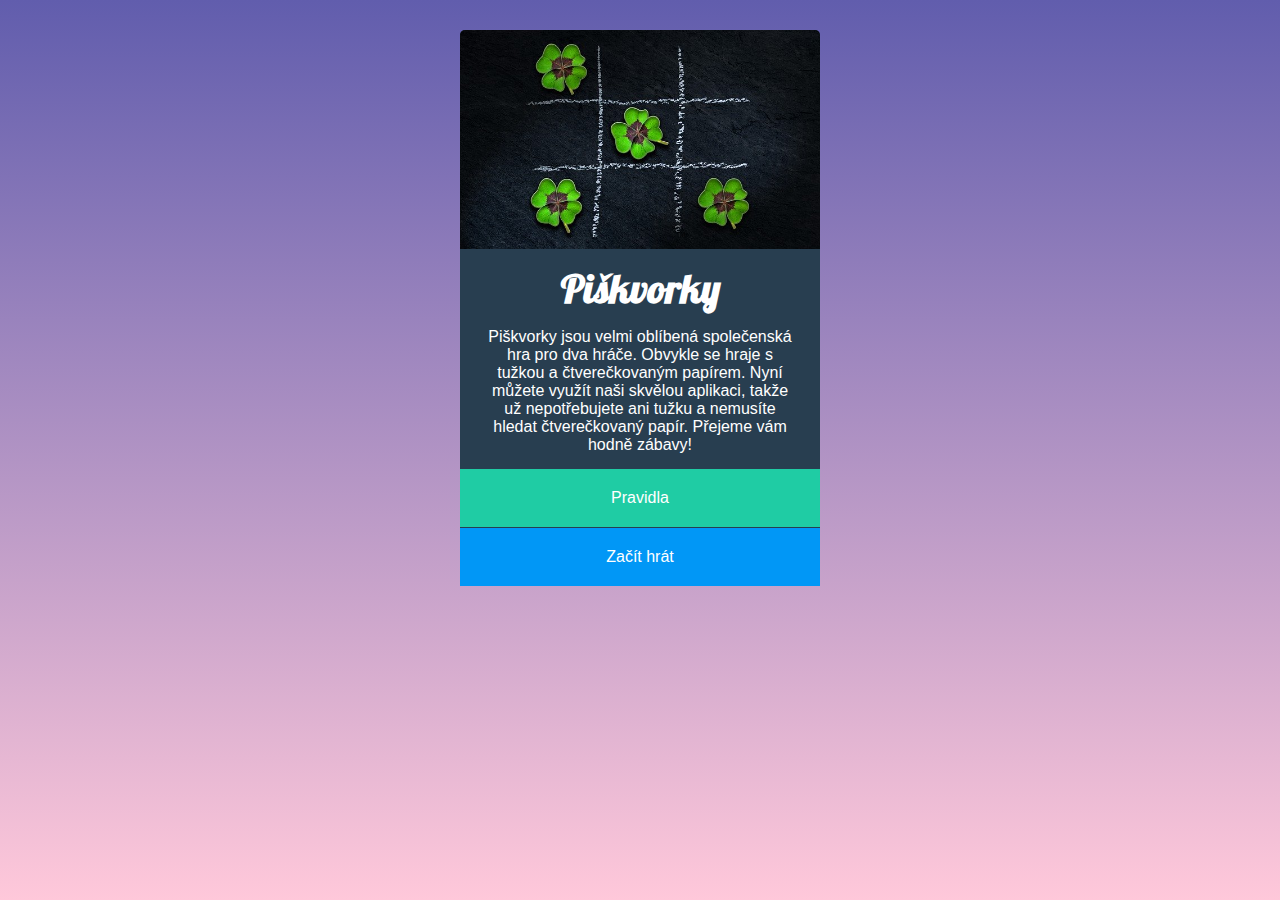
<file: index.html>
<!DOCTYPE html>
<html lang="cs">
  <head>
    <meta charset="UTF-8" />
    <meta http-equiv="X-UA-Compatible" content="IE=edge" />
    <meta name="viewport" content="width=device-width, initial-scale=1.0" />
    <title>Piškvorky</title>
    <link rel="stylesheet" href="style.css" />
    <link rel="preconnect" href="https://fonts.googleapis.com" />
    <link rel="preconnect" href="https://fonts.gstatic.com" crossorigin />
    <link
      href="https://fonts.googleapis.com/css2?family=Lobster&display=swap"
      rel="stylesheet"
    />
  </head>
  <body>
    <div class="card">
      <img
        id="cover"
        src="images/uvodni.jpg"
        alt="uvodní fotka s hrou piškvorky"
      />
      <div class="card__info">
        <h1>Piškvorky</h1>
        <p>
          Piškvorky jsou velmi oblíbená společenská hra pro dva hráče. Obvykle
          se hraje s tužkou a čtverečkovaným papírem. Nyní můžete využít naši
          skvělou aplikaci, takže už nepotřebujete ani tužku a nemusíte hledat
          čtverečkovaný papír. Přejeme vám hodně zábavy!
        </p>
      </div>
      <div class="card__buttons">
        <a class="card__buttons-rules" href="pravidla.html">Pravidla</a>
        <a class="card__buttons-play" href="hra.html">Začít hrát</a>
      </div>
    </div>
  </body>
</html>
</file>
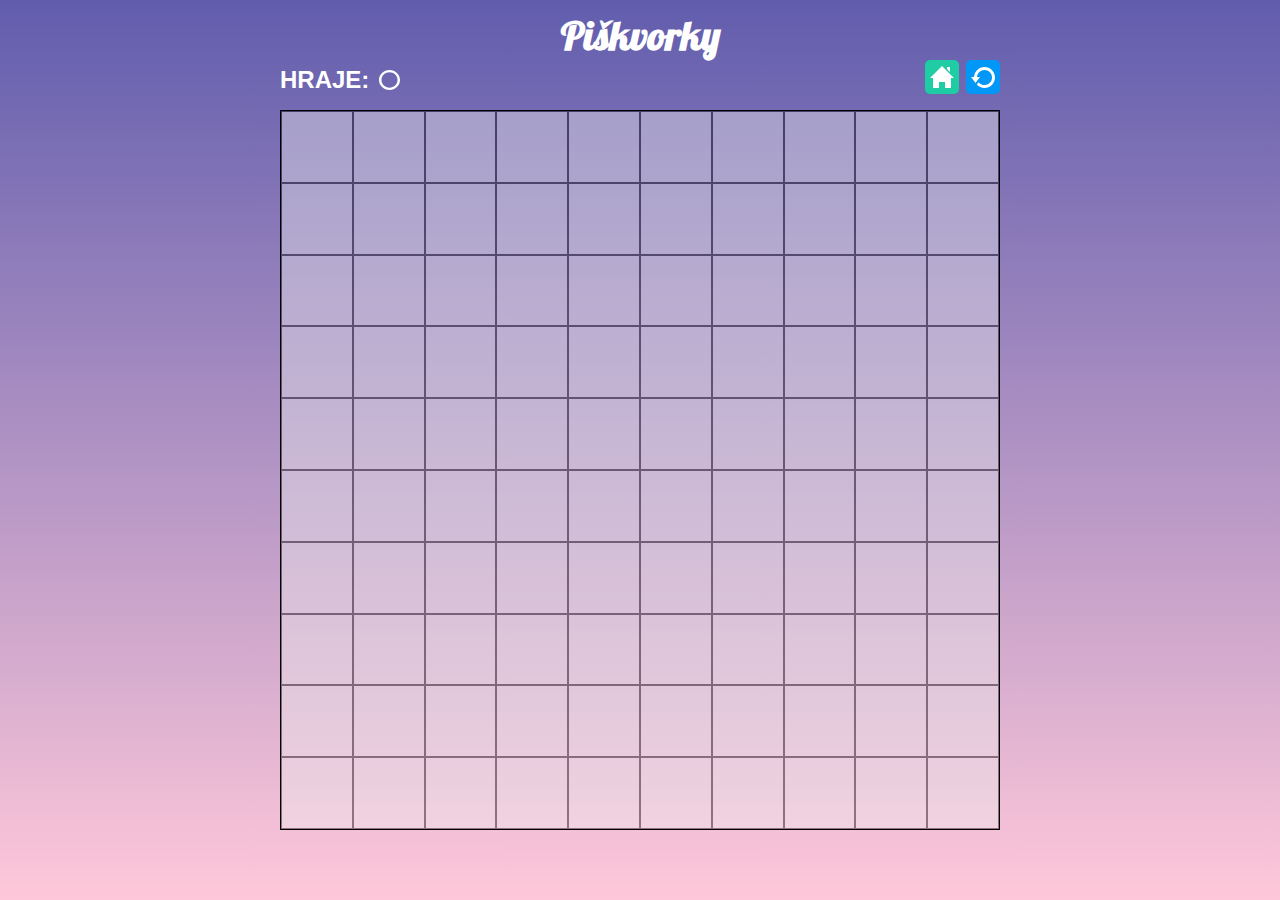
<file: hra.html>
<!DOCTYPE html>
<html lang="cs">
  <head>
    <meta charset="UTF-8" />
    <meta http-equiv="X-UA-Compatible" content="IE=edge" />
    <meta name="viewport" content="width=device-width, initial-scale=1.0" />
    <link rel="stylesheet" href="style.css" />
    <link rel="preconnect" href="https://fonts.googleapis.com" />
    <link rel="preconnect" href="https://fonts.gstatic.com" crossorigin />
    <link
      href="https://fonts.googleapis.com/css2?family=Lobster&display=swap"
      rel="stylesheet"
    />
    <script src="index.js" type="module"></script>
    <title>Hra</title>
  </head>
  <body>
    <div class="game">
      <h1 class="game__title">Piškvorky</h1>
      <div class="game__info">
        <div class="game__status">
          <p id="currentPlayer">
            HRAJE:<img
              class="info__icons"
              id="turn"
              src="images/circle.svg"
              alt="obrazek kolečka"
            />
          </p>
        </div>
        <div class="game__buttons">
          <a class="game__buttons-home" href="index.html">
            <img
              class="buttons"
              id="home"
              src="images/home.svg"
              alt="obrazek tlacitka odkazujici na domovskou stranku"
            />
          </a>
          <a class="game__buttons-restart" href="hra.html">
            <img
              class="buttons"
              id="restart"
              src="images/restart.svg"
              alt="obrazek tlacitka odkazujici na domovskou stranku"
            />
          </a>
        </div>
      </div>

      <div class="game__field">
        <button class="game__field--btn"></button>
        <button class="game__field--btn"></button>
        <button class="game__field--btn"></button>
        <button class="game__field--btn"></button>
        <button class="game__field--btn"></button>
        <button class="game__field--btn"></button>
        <button class="game__field--btn"></button>
        <button class="game__field--btn"></button>
        <button class="game__field--btn"></button>
        <button class="game__field--btn"></button>
        <button class="game__field--btn"></button>
        <button class="game__field--btn"></button>
        <button class="game__field--btn"></button>
        <button class="game__field--btn"></button>
        <button class="game__field--btn"></button>
        <button class="game__field--btn"></button>
        <button class="game__field--btn"></button>
        <button class="game__field--btn"></button>
        <button class="game__field--btn"></button>
        <button class="game__field--btn"></button>
        <button class="game__field--btn"></button>
        <button class="game__field--btn"></button>
        <button class="game__field--btn"></button>
        <button class="game__field--btn"></button>
        <button class="game__field--btn"></button>
        <button class="game__field--btn"></button>
        <button class="game__field--btn"></button>
        <button class="game__field--btn"></button>
        <button class="game__field--btn"></button>
        <button class="game__field--btn"></button>
        <button class="game__field--btn"></button>
        <button class="game__field--btn"></button>
        <button class="game__field--btn"></button>
        <button class="game__field--btn"></button>
        <button class="game__field--btn"></button>
        <button class="game__field--btn"></button>
        <button class="game__field--btn"></button>
        <button class="game__field--btn"></button>
        <button class="game__field--btn"></button>
        <button class="game__field--btn"></button>
        <button class="game__field--btn"></button>
        <button class="game__field--btn"></button>
        <button class="game__field--btn"></button>
        <button class="game__field--btn"></button>
        <button class="game__field--btn"></button>
        <button class="game__field--btn"></button>
        <button class="game__field--btn"></button>
        <button class="game__field--btn"></button>
        <button class="game__field--btn"></button>
        <button class="game__field--btn"></button>
        <button class="game__field--btn"></button>
        <button class="game__field--btn"></button>
        <button class="game__field--btn"></button>
        <button class="game__field--btn"></button>
        <button class="game__field--btn"></button>
        <button class="game__field--btn"></button>
        <button class="game__field--btn"></button>
        <button class="game__field--btn"></button>
        <button class="game__field--btn"></button>
        <button class="game__field--btn"></button>
        <button class="game__field--btn"></button>
        <button class="game__field--btn"></button>
        <button class="game__field--btn"></button>
        <button class="game__field--btn"></button>
        <button class="game__field--btn"></button>
        <button class="game__field--btn"></button>
        <button class="game__field--btn"></button>
        <button class="game__field--btn"></button>
        <button class="game__field--btn"></button>
        <button class="game__field--btn"></button>
        <button class="game__field--btn"></button>
        <button class="game__field--btn"></button>
        <button class="game__field--btn"></button>
        <button class="game__field--btn"></button>
        <button class="game__field--btn"></button>
        <button class="game__field--btn"></button>
        <button class="game__field--btn"></button>
        <button class="game__field--btn"></button>
        <button class="game__field--btn"></button>
        <button class="game__field--btn"></button>
        <button class="game__field--btn"></button>
        <button class="game__field--btn"></button>
        <button class="game__field--btn"></button>
        <button class="game__field--btn"></button>
        <button class="game__field--btn"></button>
        <button class="game__field--btn"></button>
        <button class="game__field--btn"></button>
        <button class="game__field--btn"></button>
        <button class="game__field--btn"></button>
        <button class="game__field--btn"></button>
        <button class="game__field--btn"></button>
        <button class="game__field--btn"></button>
        <button class="game__field--btn"></button>
        <button class="game__field--btn"></button>
        <button class="game__field--btn"></button>
        <button class="game__field--btn"></button>
        <button class="game__field--btn"></button>
        <button class="game__field--btn"></button>
        <button class="game__field--btn"></button>
        <button class="game__field--btn"></button>
      </div>
    </div>
  </body>
</html>
</file>
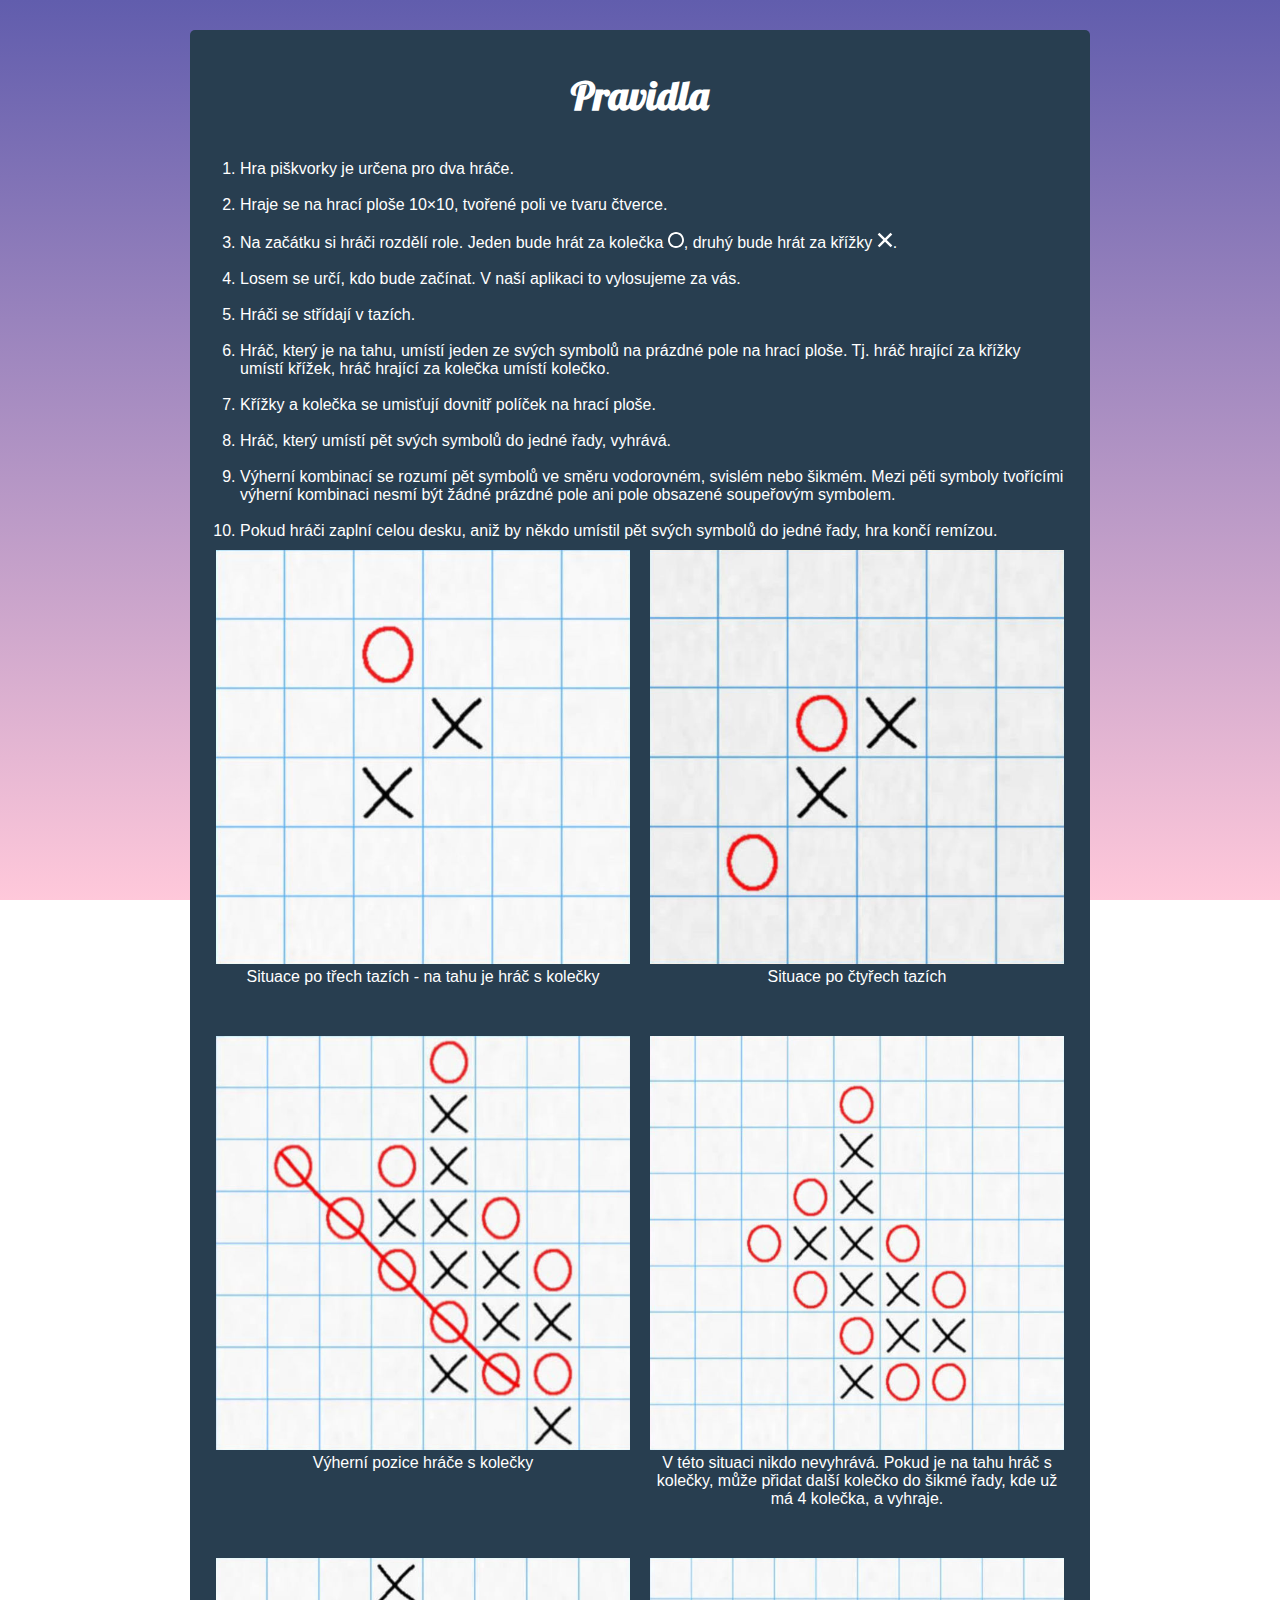
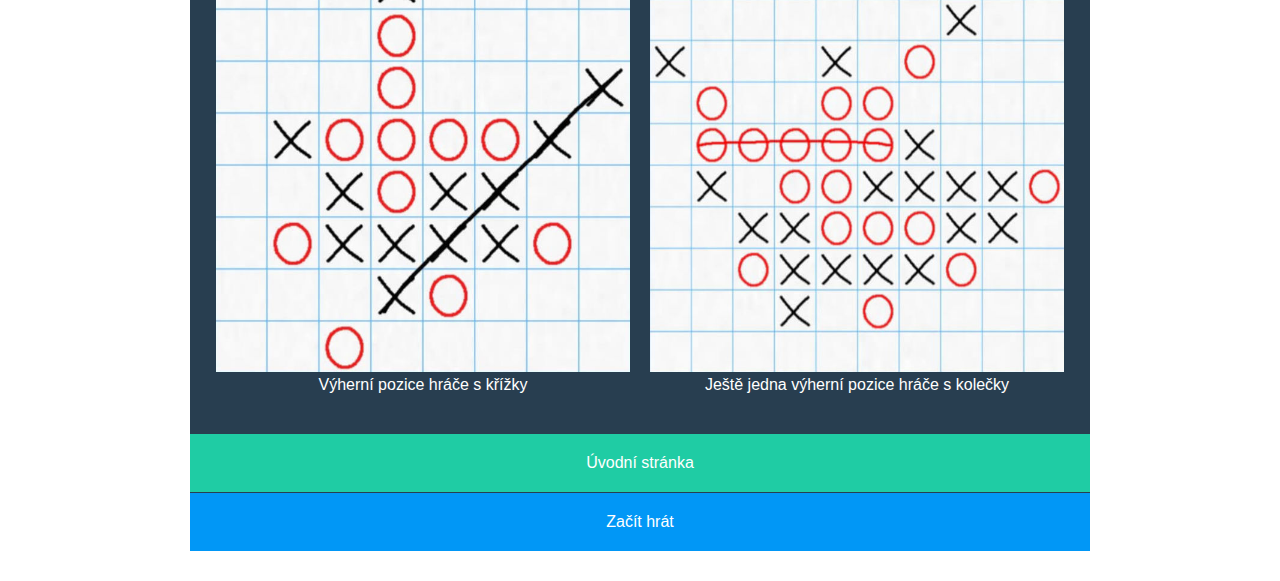
<file: pravidla.html>
<!DOCTYPE html>
<html lang="cs">
  <head>
    <meta charset="UTF-8" />
    <meta http-equiv="X-UA-Compatible" content="IE=edge" />
    <meta name="viewport" content="width=device-width, initial-scale=1.0" />
    <title>Pravidla</title>
    <link rel="stylesheet" href="style.css" />
    <link rel="preconnect" href="https://fonts.googleapis.com" />
    <link rel="preconnect" href="https://fonts.gstatic.com" crossorigin />
    <link
      href="https://fonts.googleapis.com/css2?family=Lobster&display=swap"
      rel="stylesheet"
    />
  </head>
  <body>
    <div class="card card__rules">
      <div class="card__info">
        <h1 class="info__title">Pravidla</h1>
        <ol class="info__rules">
          <li>Hra piškvorky je určena pro dva hráče.</li>
          <br />

          <li>Hraje se na hrací ploše 10×10, tvořené poli ve tvaru čtverce.</li>
          <br />
          <li>
            Na začátku si hráči rozdělí role. Jeden bude hrát za kolečka
            <img class="info__icons" src="images/circle.svg" alt="kolečko" />,
            druhý bude hrát za křížky
            <img class="info__icons" src="images/cross.svg" alt="křížek" />.
          </li>
          <br />
          <li>
            Losem se určí, kdo bude začínat. V naší aplikaci to vylosujeme za
            vás.
          </li>
          <br />
          <li>Hráči se střídají v tazích.</li>
          <br />
          <li>
            Hráč, který je na tahu, umístí jeden ze svých symbolů na prázdné
            pole na hrací ploše. Tj. hráč hrající za křížky umístí křížek, hráč
            hrající za kolečka umístí kolečko.
          </li>
          <br />
          <li>Křížky a kolečka se umisťují dovnitř políček na hrací ploše.</li>
          <br />
          <li>Hráč, který umístí pět svých symbolů do jedné řady, vyhrává.</li>
          <br />
          <li>
            Výherní kombinací se rozumí pět symbolů ve směru vodorovném, svislém
            nebo šikmém. Mezi pěti symboly tvořícími výherní kombinaci nesmí být
            žádné prázdné pole ani pole obsazené soupeřovým symbolem.
          </li>
          <br />

          <li>
            Pokud hráči zaplní celou desku, aniž by někdo umístil pět svých
            symbolů do jedné řady, hra končí remízou.
          </li>
        </ol>
      </div>
      <div class="card__examples">
        <figure>
          <img
            class="examples__picture"
            src="images/instructions-01.jpeg"
            alt="Piškvorky-Situace po třech tazích"
          />
          <figcaption>
            Situace po třech tazích - na tahu je hráč s kolečky
          </figcaption>
        </figure>
        <figure>
          <img
            class="examples__picture"
            src="images/instructions-02.jpeg"
            alt="Piškvorky-Situace po čtyřech tazích"
          />
          <figcaption>Situace po čtyřech tazích</figcaption>
        </figure>
        <figure>
          <img
            class="examples__picture"
            src="images/instructions-03.jpeg"
            alt="Piškvorky-Výherní pozice hráče s kolečky"
          />
          <figcaption>Výherní pozice hráče s kolečky</figcaption>
        </figure>
        <figure>
          <img
            class="examples__picture"
            src="images/instructions-04.jpeg"
            alt="Piškvorky-V této situaci nikdo nevyhrává."
          />
          <figcaption>
            V této situaci nikdo nevyhrává. Pokud je na tahu hráč s kolečky,
            může přidat další kolečko do šikmé řady, kde už má 4 kolečka, a
            vyhraje.
          </figcaption>
        </figure>
        <figure>
          <img
            class="examples__picture"
            src="images/instructions-05.jpeg"
            alt="Piškvorky-Výherní pozice hráče s křížky"
          />
          <figcaption>Výherní pozice hráče s křížky</figcaption>
        </figure>
        <figure>
          <img
            class="examples__picture"
            src="images/instructions-06.jpeg"
            alt="Piškvorky-Ještě jedna výherní pozice hráče s kolečky"
          />
          <figcaption>Ještě jedna výherní pozice hráče s kolečky</figcaption>
        </figure>
      </div>
      <div class="card__buttons">
        <a class="card__buttons-rules" href="index.html">Úvodní stránka</a>
        <a class="card__buttons-play" href="hra.html">Začít hrát</a>
      </div>
    </div>
  </body>
</html>
</file>
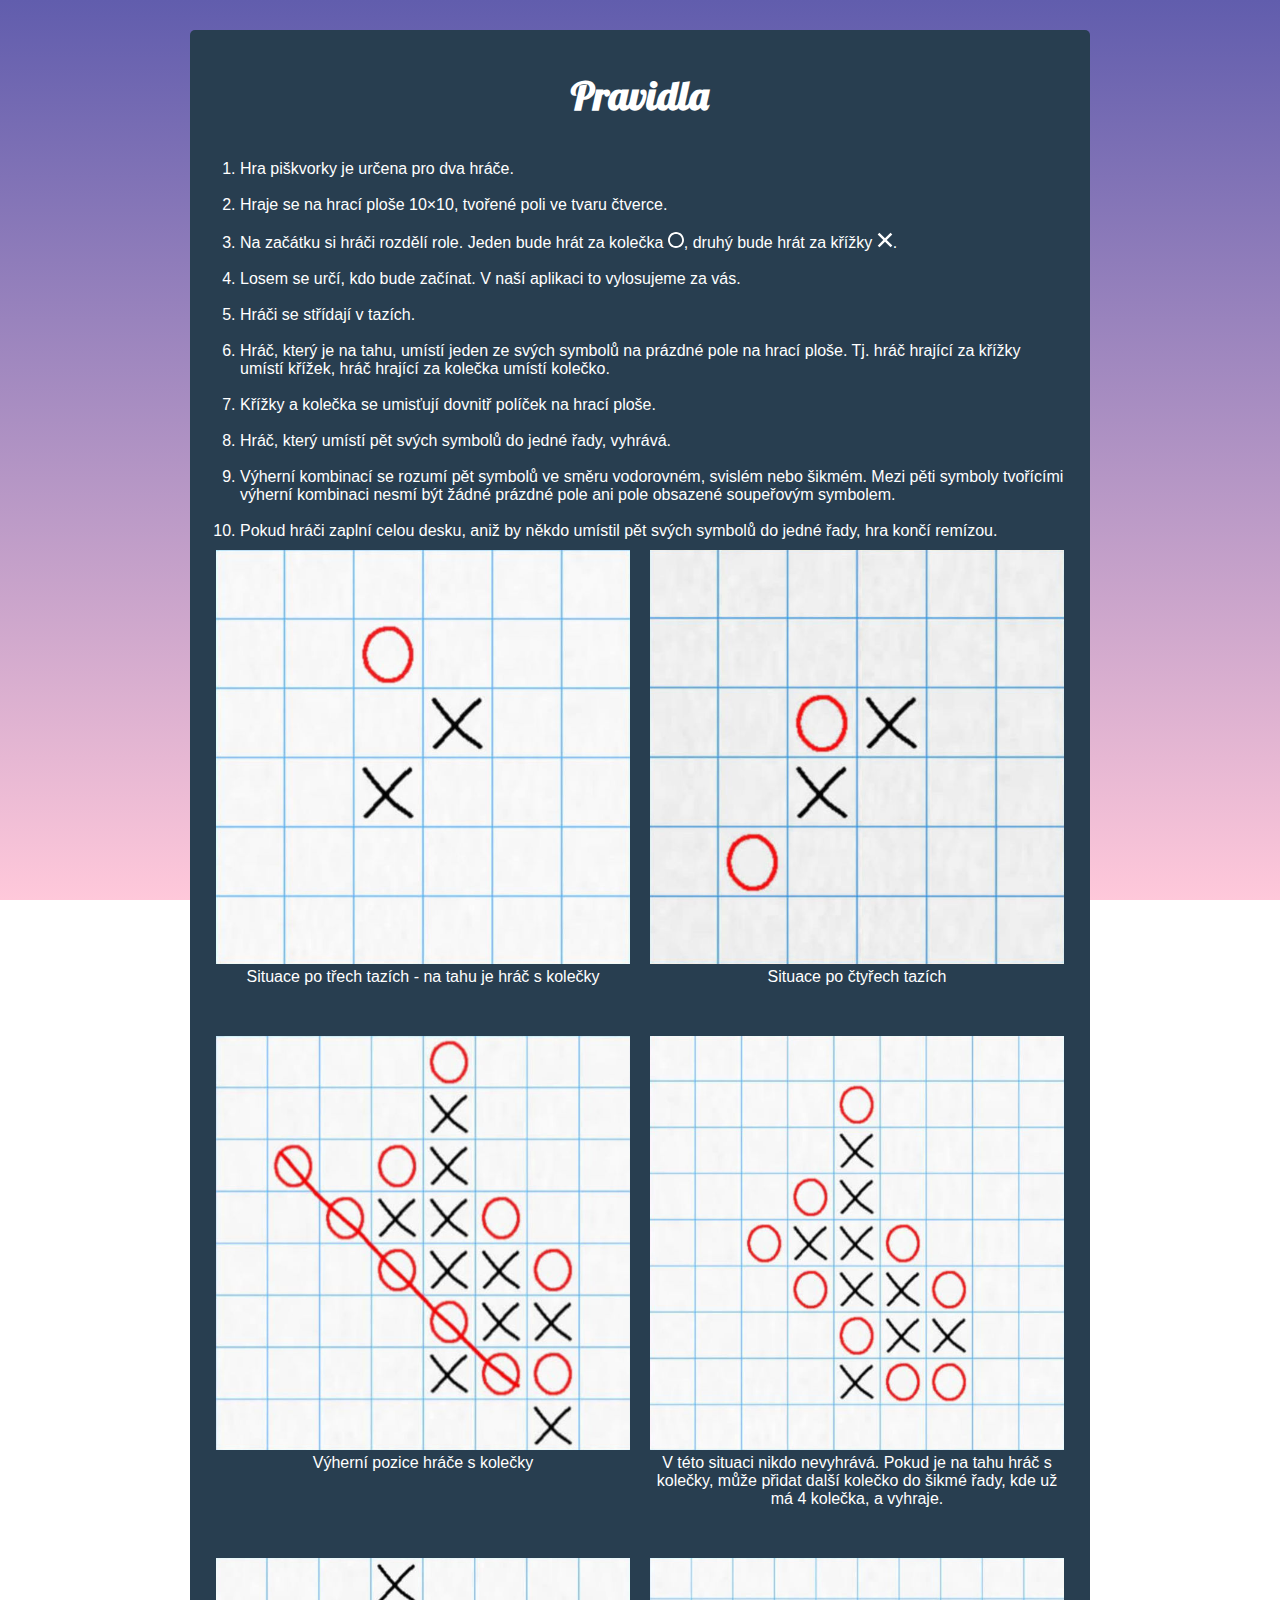
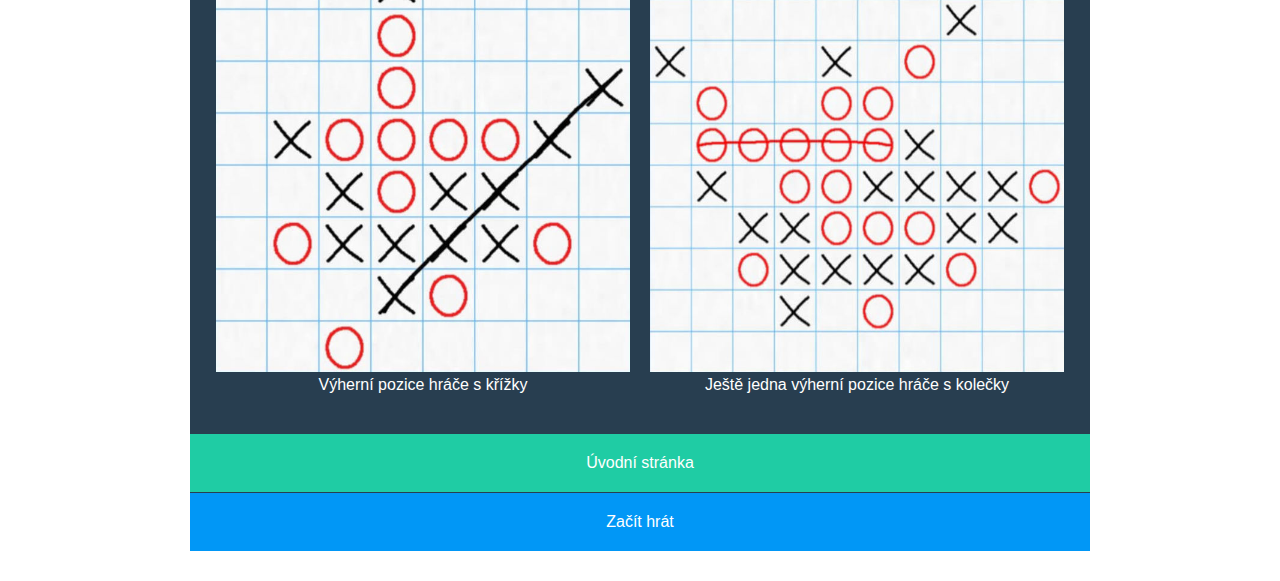
<file: pravila.html>
<!DOCTYPE html>
<html lang="en">
  <head>
    <meta charset="UTF-8" />
    <meta http-equiv="X-UA-Compatible" content="IE=edge" />
    <meta name="viewport" content="width=device-width, initial-scale=1.0" />
    <title>Piškvorky_pravidla</title>
    <link rel="stylesheet" href="style.css" />
    <link rel="preconnect" href="https://fonts.googleapis.com" />
    <link rel="preconnect" href="https://fonts.gstatic.com" crossorigin />
    <link
      href="https://fonts.googleapis.com/css2?family=Lobster&display=swap"
      rel="stylesheet"
    />
  </head>
  <body>
    <div class="card card__rules">
      <div class="card__info">
        <h1 class="info__title">Pravidla</h1>
        <ol class="info__rules">
          <li>Hra piškvorky je určena pro dva hráče.</li>
          <br />

          <li>Hraje se na hrací ploše 10×10, tvořené poli ve tvaru čtverce.</li>
          <br />
          <li>
            Na začátku si hráči rozdělí role. Jeden bude hrát za kolečka
            <img
              class="info__icons"
              src="rules_img/circle.svg"
              alt="kolečko"
            />, druhý bude hrát za křížky
            <img class="info__icons" src="rules_img/cross.svg" alt="křížek" />.
          </li>
          <br />
          <li>
            Losem se určí, kdo bude začínat. V naší aplikaci to vylosujeme za
            vás.
          </li>
          <br />
          <li>Hráči se střídají v tazích.</li>
          <br />
          <li>
            Hráč, který je na tahu, umístí jeden ze svých symbolů na prázdné
            pole na hrací ploše. Tj. hráč hrající za křížky umístí křížek, hráč
            hrající za kolečka umístí kolečko.
          </li>
          <br />
          <li>Křížky a kolečka se umisťují dovnitř políček na hrací ploše.</li>
          <br />
          <li>Hráč, který umístí pět svých symbolů do jedné řady, vyhrává.</li>
          <br />
          <li>
            Výherní kombinací se rozumí pět symbolů ve směru vodorovném, svislém
            nebo šikmém. Mezi pěti symboly tvořícími výherní kombinaci nesmí být
            žádné prázdné pole ani pole obsazené soupeřovým symbolem.
          </li>
          <br />

          <li>
            Pokud hráči zaplní celou desku, aniž by někdo umístil pět svých
            symbolů do jedné řady, hra končí remízou.
          </li>
        </ol>
      </div>
      <div class="card__examples">
        <figure>
          <img
            class="examples__picture"
            src="rules_img/instructions-01.jpeg"
            alt="Piškvorky-Situace po třech tazích"
          />
          <figcaption>
            Situace po třech tazích - na tahu je hráč s kolečky
          </figcaption>
        </figure>
        <figure>
          <img
            class="examples__picture"
            src="rules_img/instructions-02.jpeg"
            alt="Piškvorky-Situace po čtyřech tazích"
          />
          <figcaption>Situace po čtyřech tazích</figcaption>
        </figure>
        <figure>
          <img
            class="examples__picture"
            src="rules_img/instructions-03.jpeg"
            alt="Piškvorky-Výherní pozice hráče s kolečky"
          />
          <figcaption>Výherní pozice hráče s kolečky</figcaption>
        </figure>
        <figure>
          <img
            class="examples__picture"
            src="rules_img/instructions-04.jpeg"
            alt="Piškvorky-V této situaci nikdo nevyhrává."
          />
          <figcaption>
            V této situaci nikdo nevyhrává. Pokud je na tahu hráč s kolečky,
            může přidat další kolečko do šikmé řady, kde už má 4 kolečka, a
            vyhraje.
          </figcaption>
        </figure>
        <figure>
          <img
            class="examples__picture"
            src="rules_img/instructions-05.jpeg"
            alt="Piškvorky-Výherní pozice hráče s křížky"
          />
          <figcaption>Výherní pozice hráče s křížky</figcaption>
        </figure>
        <figure>
          <img
            class="examples__picture"
            src="rules_img/instructions-06.jpeg"
            alt="Piškvorky-Ještě jedna výherní pozice hráče s kolečky"
          />
          <figcaption>Ještě jedna výherní pozice hráče s kolečky</figcaption>
        </figure>
      </div>
      <div class="card__buttons">
        <a class="card__buttons-rules" href="index.html">Úvodní stránka</a>
        <a class="card__buttons-play" href="index.html">Začít hrát</a>
      </div>
    </div>
  </body>
</html>
</file>
<file: style.css>
* {
  box-sizing: border-box;
  margin: 0;
}

body {
  background: linear-gradient(#615dad, #ffc8da) no-repeat fixed;
  height: 100%;
  font-family: Arial, Helvetica, sans-serif;
  font-size: 16px;
  color: white;
  display: flex;
  justify-content: center;
}

h1 {
  font-family: 'Lobster', cursive;
  font-size: 40px;
  margin-top: 10px;
}
#cover {
  width: 360px;
  border-radius: 5px 5px 0 0;
}

.card {
  background-color: #283e50;
  width: 360px;
  text-align: center;
  border-radius: 5px 5px 0 0;
  margin-top: 50px;
  margin-bottom: 25px;
  margin: 30px;
}

.card__info {
  padding-left: 20px;
  padding-right: 20px;
}

.card__info p {
  margin: 15px 5px;
}
.card__buttons {
  display: flex;
  flex-direction: column;
}

.card__buttons-rules {
  background-color: #1fcca4;
  border-bottom: 1px solid #283e50;
  padding: 20px 0;
}

.card__buttons-play {
  background-color: #0197f6;
  padding: 20px 0;
}

a {
  color: white;
  text-decoration: none;
}

.card__buttons-rules:hover {
  background-color: #1cbb96;
}
.card__buttons-play:hover {
  background-color: #0090e9;
}
/*2. UKOL*/
.info__title {
  margin: 40px;
}
.info__rules {
  padding-inline-start: 30px;
  padding-inline-end: 5px;
  text-align: left;
}

.info__icons {
  width: 1rem;
  height: 1rem;
  filter: invert(100%);
}

.examples__picture {
  width: 100%;
}
figure {
  margin: 10px;
}

figcaption {
  margin-bottom: 30px;
}
@media (min-width: 750px) {
  .card__rules {
    width: auto;
  }
  .card__examples {
    display: flex;
    flex-wrap: wrap;
    justify-content: center;
  }
  figure {
    width: 46%;
  }
}

@media (min-width: 1000px) {
  .card__rules {
    width: 900px;
  }
  figure {
    width: 46%;
  }
}
/*3. UKOL*/
.game {
  display: flex;
  flex-direction: column;
  max-width: 80vmin;
}

.game__title {
  text-align: center;
}

.game__info {
  display: flex;
  justify-content: space-between;
  align-items: center;
  font-size: 1.5rem;
  font-weight: bold;
}

.game__status p {
  display: flex;
  align-items: center;
}
#turn {
  width: 1.3rem;
  height: 1.3rem;
  margin-left: 10px;
}
.buttons {
  padding: 5px;
  border-radius: 5px;
}
#home {
  background-color: #1fcca4;
}
#restart {
  background-color: #0197f6;
}

#home:hover {
  background-color: #1cbb96;
}
#restart:hover {
  background-color: #0090e9;
}
.game__field {
  display: flex;
  flex-wrap: wrap;
  width: 100%;
  border: 1px solid black;
  margin-top: 10px;
}
/*toto upravuji pro tranzition*/
.game__field button {
  background-repeat: no-repeat;
  background-position: center;
  opacity: 40%;
  width: 10%;
  aspect-ratio: 1 / 1;
  border: 1px solid black;
  background-size: 0.5rem;
  transition: 0.3s;
}

.game__field button:hover,
:focus {
  cursor: pointer;
  border: 1px solid black;
  border-radius: 5px;
  box-shadow: -1px -1px 0 0 rgb(255, 255, 255);
}

/*4. UKOL*/
.game__field .board__field--circle {
  background-image: url(images/circle.svg);
  background-size: 60%;
  opacity: 1;
}

.game__field .board__field--cross {
  background-image: url(images/cross.svg);
  background-size: 60%;
  opacity: 1;
}
</file>
